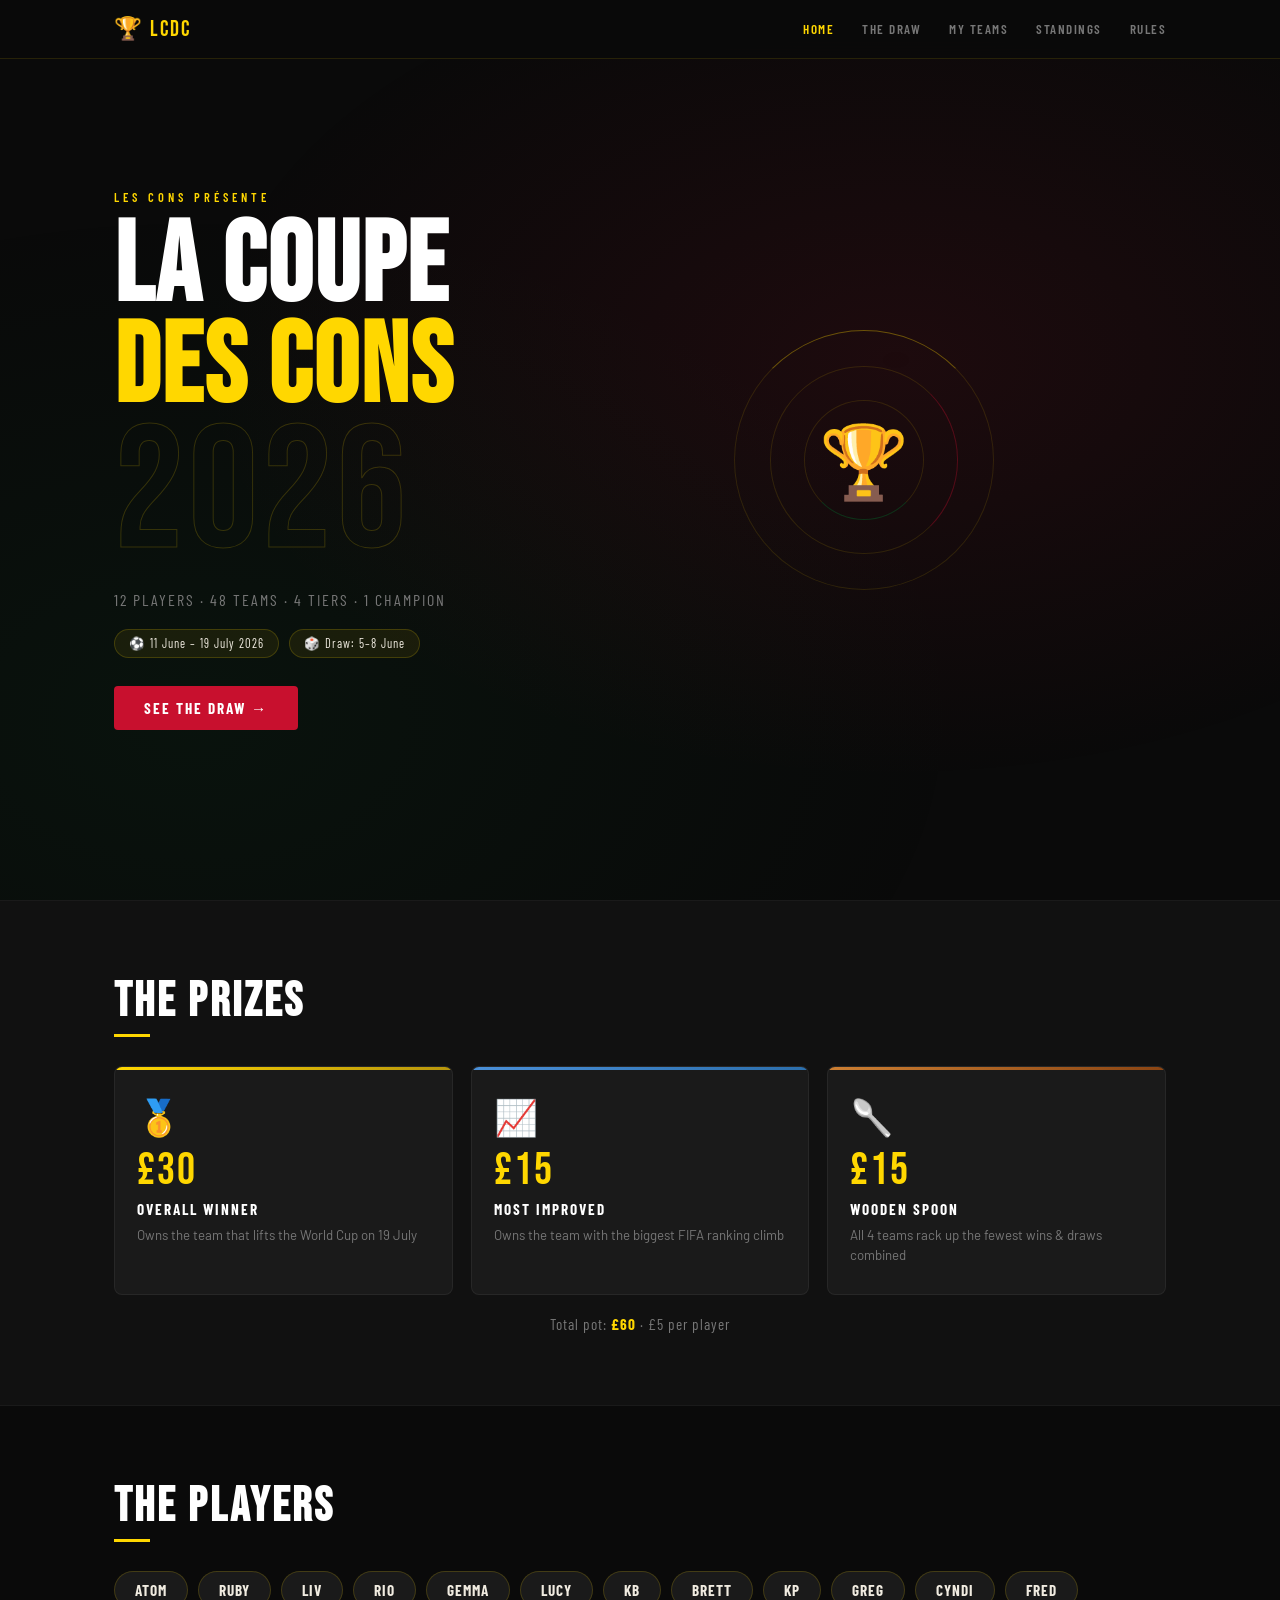
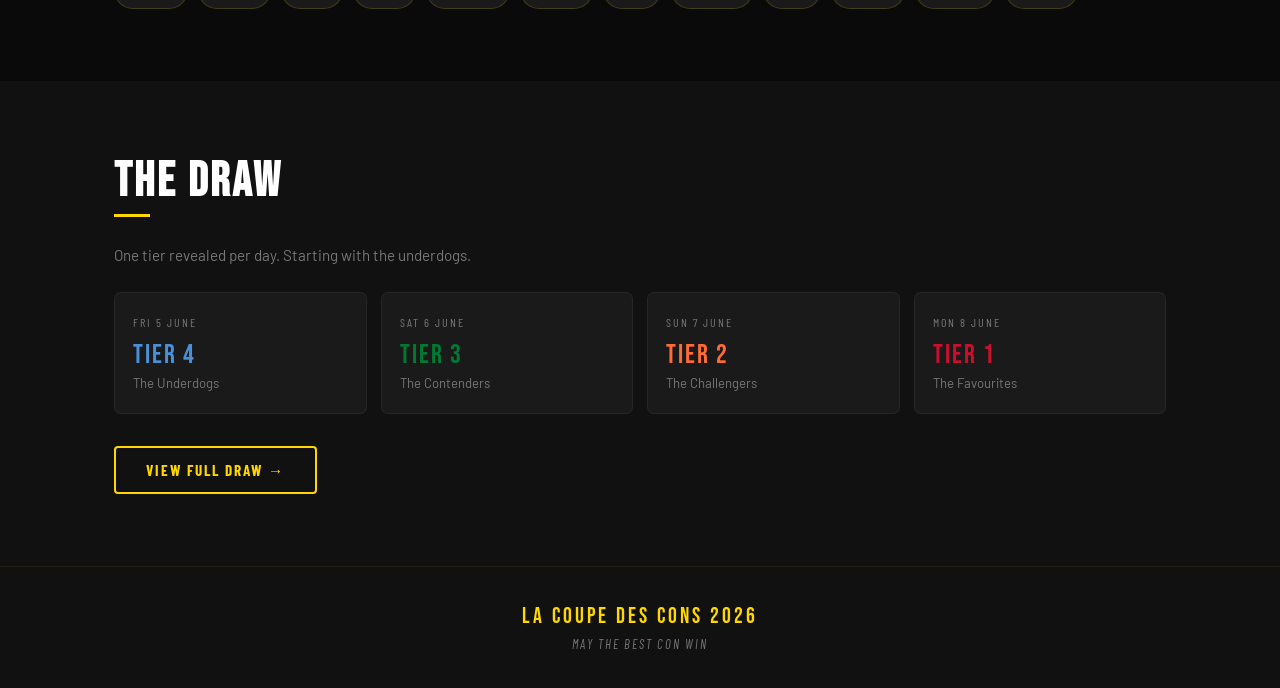
<file: index.html>
<!DOCTYPE html>
<html lang="en">
<head>
  <meta charset="UTF-8">
  <meta name="viewport" content="width=device-width, initial-scale=1.0">
  <title>La Coupe des Cons 2026</title>
  <link rel="preconnect" href="https://fonts.googleapis.com">
  <link rel="preconnect" href="https://fonts.gstatic.com" crossorigin>
  <link href="https://fonts.googleapis.com/css2?family=Bebas+Neue&family=Barlow:wght@400;600&family=Barlow+Condensed:wght@400;600;700;800&display=swap" rel="stylesheet">
  <link rel="stylesheet" href="style.css">
</head>
<body>

  <header class="site-header">
    <nav class="nav">
      <a href="index.html" class="nav-logo">🏆 LCDC</a>
      <div class="nav-links">
        <a href="index.html" class="active">Home</a>
        <a href="draw.html">The Draw</a>
        <a href="teams.html">My Teams</a>
        <a href="standings.html">Standings</a>
        <a href="rules.html">Rules</a>
      </div>
    </nav>
  </header>

  <main>

    <section class="hero">
      <div class="hero-content">
        <div class="hero-eyebrow">Les Cons Présente</div>
        <h1 class="hero-title">La Coupe<br><span class="accent">des Cons</span></h1>
        <div class="hero-year">2026</div>
        <p class="hero-sub">12 players · 48 teams · 4 tiers · 1 champion</p>
        <div class="hero-dates">
          <div class="date-pill">⚽ 11 June – 19 July 2026</div>
          <div class="date-pill">🎲 Draw: 5–8 June</div>
        </div>
        <a href="draw.html" class="cta-btn">See The Draw →</a>
      </div>
      <div class="hero-graphic">
        <div class="trophy-ring ring-1"></div>
        <div class="trophy-ring ring-2"></div>
        <div class="trophy-ring ring-3"></div>
        <div class="trophy-emoji">🏆</div>
      </div>
    </section>

    <section class="prizes">
      <div class="container">
        <h2 class="section-title">The Prizes</h2>
        <div class="prize-grid">
          <div class="prize-card prize-gold">
            <div class="prize-icon">🥇</div>
            <div class="prize-amount">£30</div>
            <div class="prize-label">Overall Winner</div>
            <div class="prize-desc">Owns the team that lifts the World Cup on 19 July</div>
          </div>
          <div class="prize-card prize-silver">
            <div class="prize-icon">📈</div>
            <div class="prize-amount">£15</div>
            <div class="prize-label">Most Improved</div>
            <div class="prize-desc">Owns the team with the biggest FIFA ranking climb</div>
          </div>
          <div class="prize-card prize-bronze">
            <div class="prize-icon">🥄</div>
            <div class="prize-amount">£15</div>
            <div class="prize-label">Wooden Spoon</div>
            <div class="prize-desc">All 4 teams rack up the fewest wins & draws combined</div>
          </div>
        </div>
        <div class="pot-total">Total pot: <strong>£60</strong> · £5 per player</div>
      </div>
    </section>

    <section class="players-section">
      <div class="container">
        <h2 class="section-title">The Players</h2>
        <div class="players-grid">
          <div class="player-chip">Atom</div>
          <div class="player-chip">Ruby</div>
          <div class="player-chip">Liv</div>
          <div class="player-chip">Rio</div>
          <div class="player-chip">Gemma</div>
          <div class="player-chip">Lucy</div>
          <div class="player-chip">KB</div>
          <div class="player-chip">Brett</div>
          <div class="player-chip">KP</div>
          <div class="player-chip">Greg</div>
          <div class="player-chip">Cyndi</div>
          <div class="player-chip">Fred</div>
        </div>
      </div>
    </section>

    <section class="draw-preview">
      <div class="container">
        <h2 class="section-title">The Draw</h2>
        <p class="draw-intro">One tier revealed per day. Starting with the underdogs.</p>
        <div class="draw-schedule">
          <div class="draw-day">
            <div class="draw-date">Fri 5 June</div>
            <div class="draw-tier-tag t4">TIER 4</div>
            <div class="draw-tier-name">The Underdogs</div>
          </div>
          <div class="draw-day">
            <div class="draw-date">Sat 6 June</div>
            <div class="draw-tier-tag t3">TIER 3</div>
            <div class="draw-tier-name">The Contenders</div>
          </div>
          <div class="draw-day">
            <div class="draw-date">Sun 7 June</div>
            <div class="draw-tier-tag t2">TIER 2</div>
            <div class="draw-tier-name">The Challengers</div>
          </div>
          <div class="draw-day">
            <div class="draw-date">Mon 8 June</div>
            <div class="draw-tier-tag t1">TIER 1</div>
            <div class="draw-tier-name">The Favourites</div>
          </div>
        </div>
        <a href="draw.html" class="cta-btn secondary">View Full Draw →</a>
      </div>
    </section>

  </main>

  <footer class="site-footer">
    <div class="container">
      <div class="footer-title">La Coupe des Cons 2026</div>
      <div class="footer-sub">May the best Con win</div>
    </div>
  </footer>

</body>
</html>
</file>
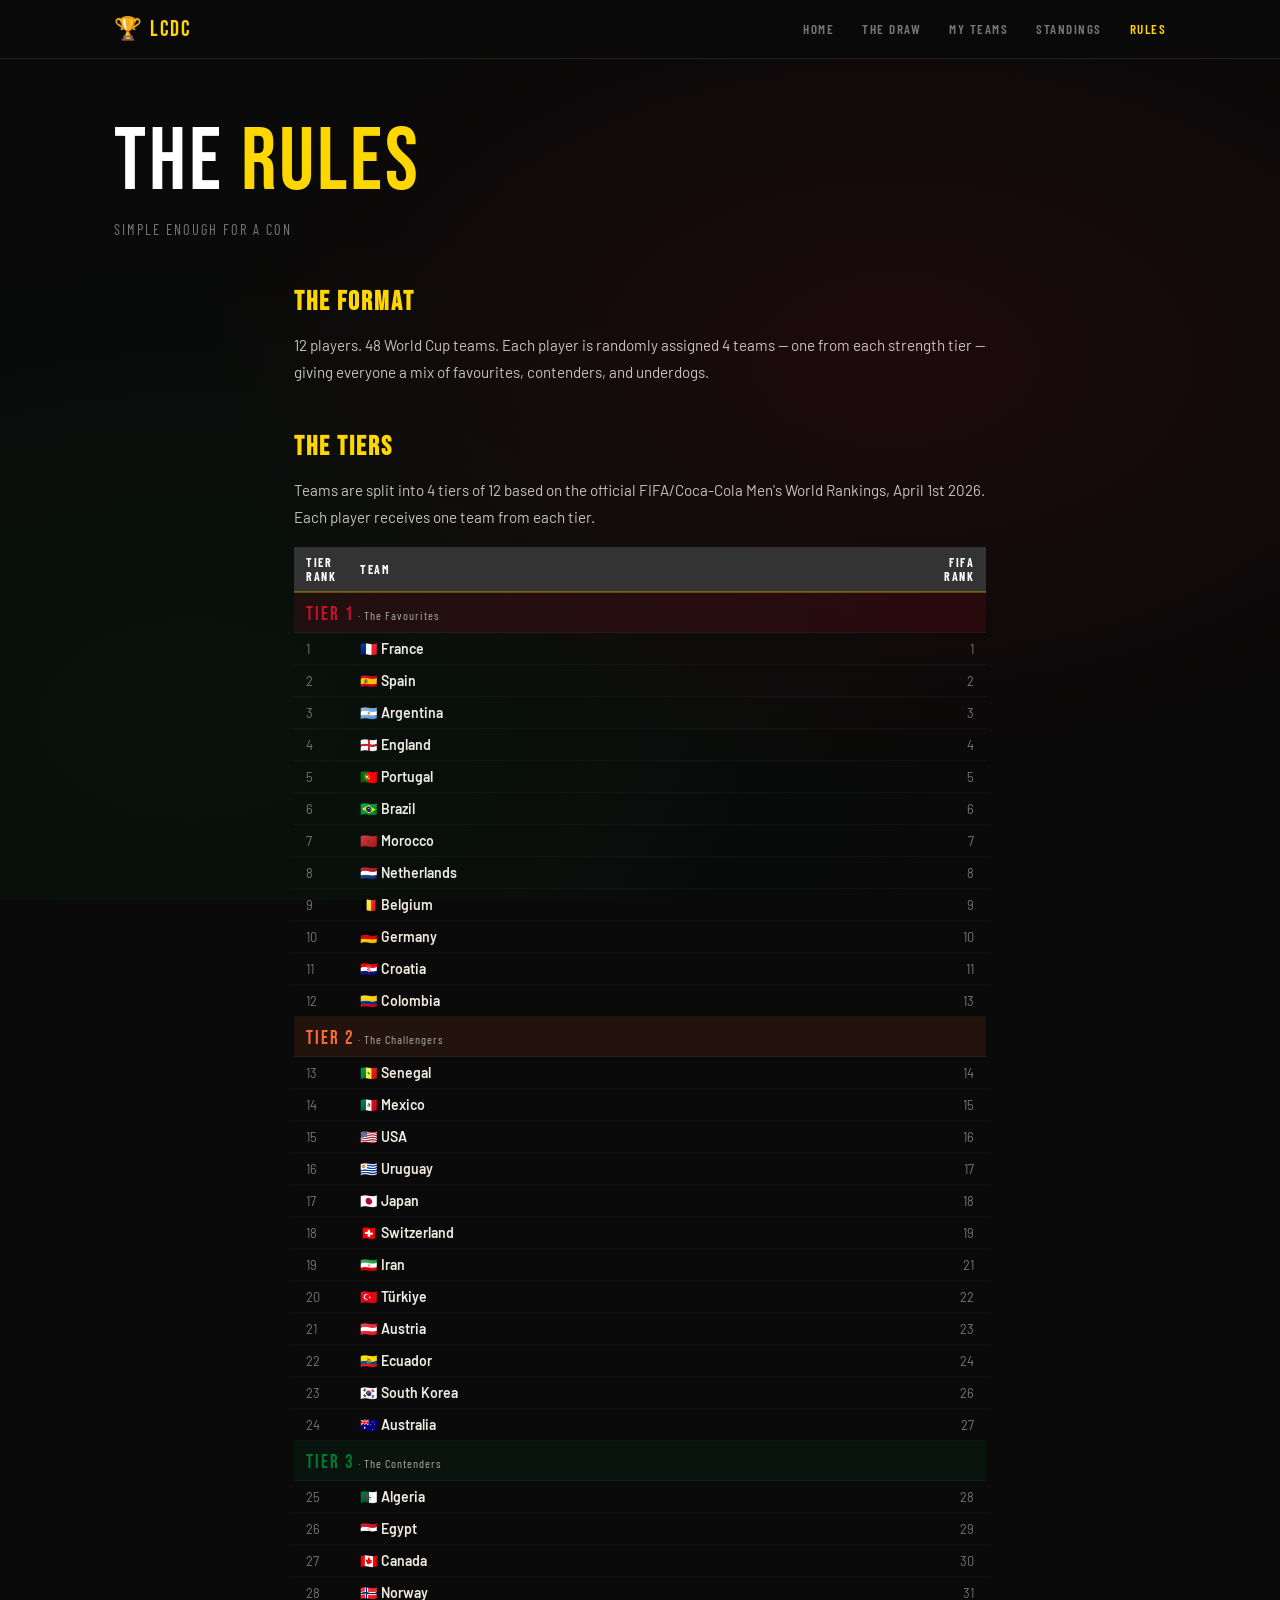
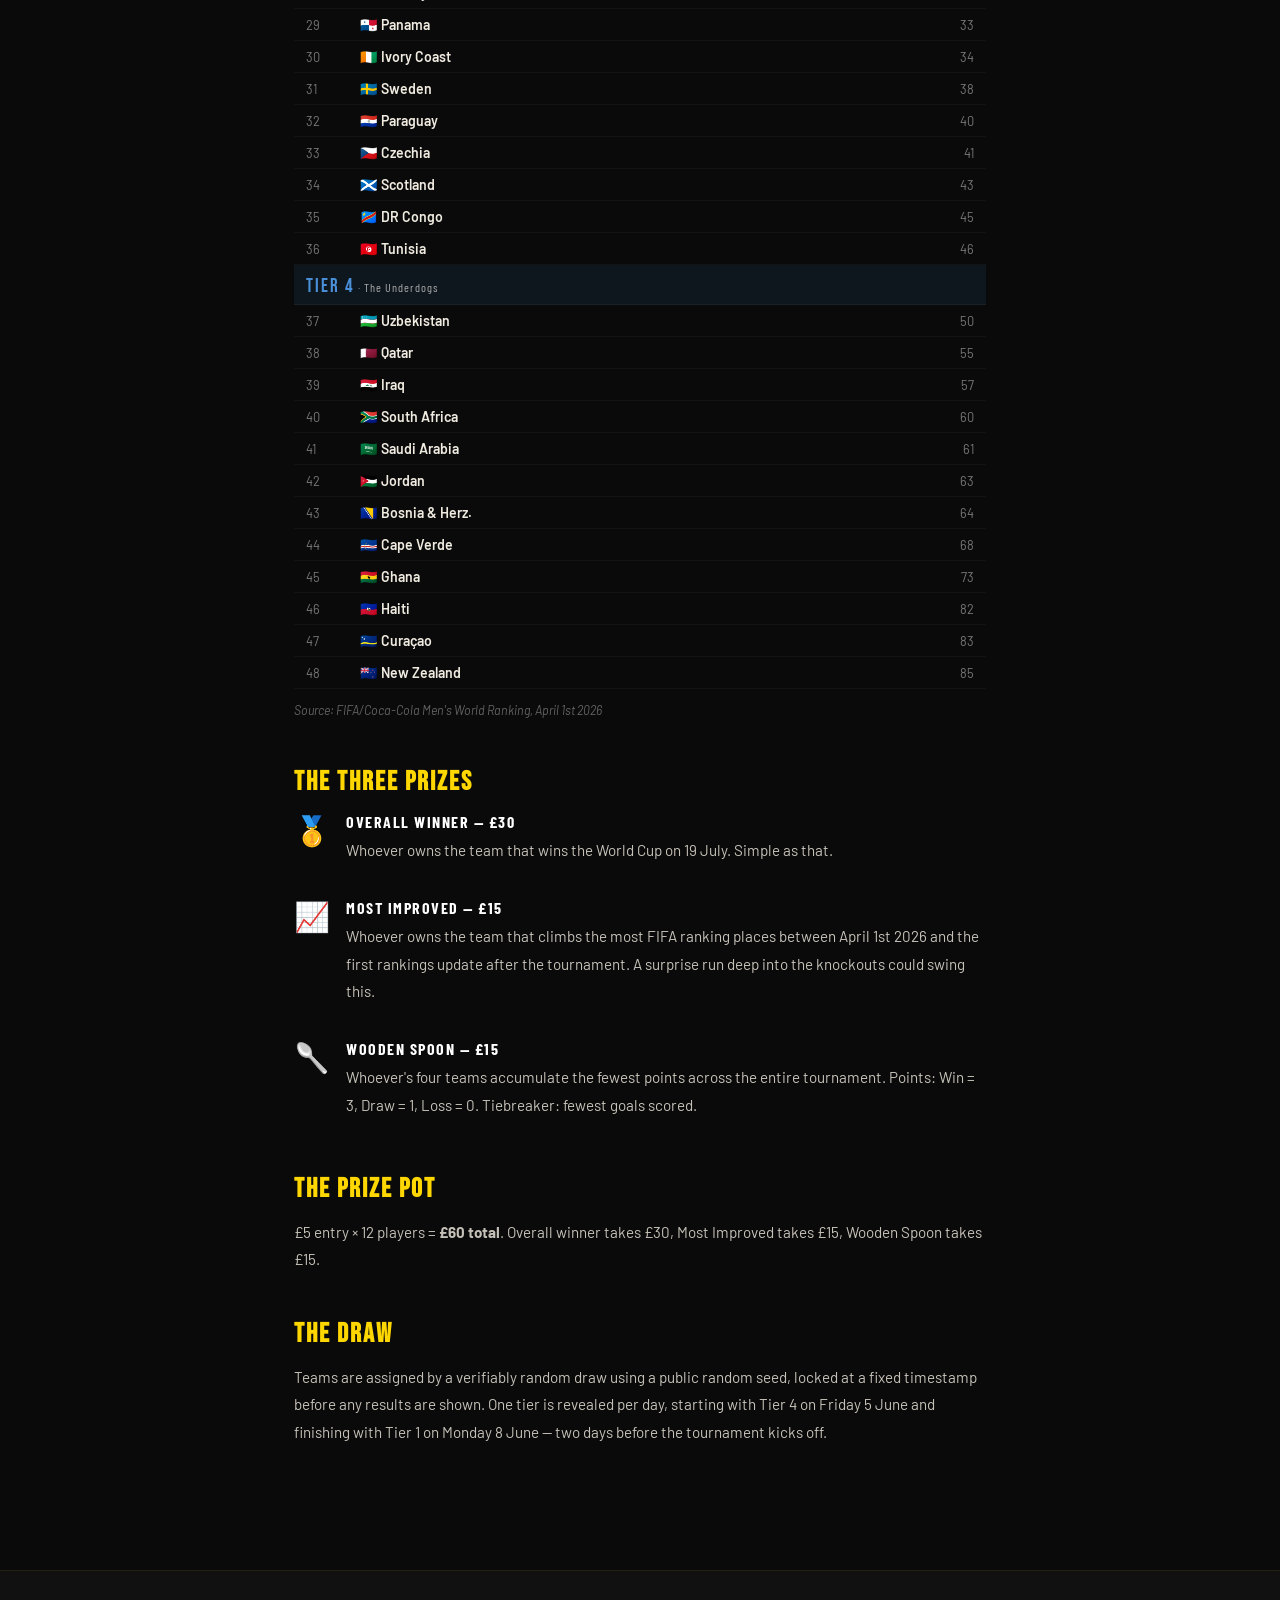
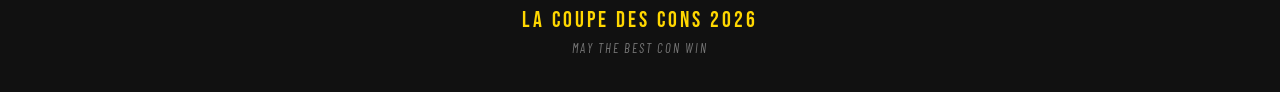
<file: rules.html>
<!DOCTYPE html>
<html lang="en">
<head>
  <meta charset="UTF-8">
  <meta name="viewport" content="width=device-width, initial-scale=1.0">
  <title>Rules · La Coupe des Cons 2026</title>
  <link rel="preconnect" href="https://fonts.googleapis.com">
  <link rel="preconnect" href="https://fonts.gstatic.com" crossorigin>
  <link href="https://fonts.googleapis.com/css2?family=Bebas+Neue&family=Barlow:wght@400;600&family=Barlow+Condensed:wght@400;600;700;800&display=swap" rel="stylesheet">
  <link rel="stylesheet" href="style.css">
</head>
<body>

  <header class="site-header">
    <nav class="nav">
      <a href="index.html" class="nav-logo">🏆 LCDC</a>
      <div class="nav-links">
        <a href="index.html">Home</a>
        <a href="draw.html">The Draw</a>
        <a href="teams.html">My Teams</a>
        <a href="standings.html">Standings</a>
        <a href="rules.html" class="active">Rules</a>
      </div>
    </nav>
  </header>

  <div class="page-hero">
    <div class="page-title">The <span>Rules</span></div>
    <div class="page-subtitle">Simple enough for a Con</div>
  </div>

  <div class="rules-page">

    <div class="rule-block">
      <h3>The Format</h3>
      <p>12 players. 48 World Cup teams. Each player is randomly assigned 4 teams — one from each strength tier — giving everyone a mix of favourites, contenders, and underdogs.</p>
    </div>

    <div class="rule-block">
      <h3>The Tiers</h3>
      <p>Teams are split into 4 tiers of 12 based on the official FIFA/Coca-Cola Men's World Rankings, April 1st 2026. Each player receives one team from each tier.</p>

      <style>
        .rankings-table { width: 100%; border-collapse: collapse; margin-top: 16px; font-size: 0.88rem; }
        .rankings-table th { font-family: var(--font-c); font-size: 0.75rem; letter-spacing: 1.5px; text-transform: uppercase; color: #fff; padding: 8px 12px; text-align: left; background: #333; border-bottom: 2px solid rgba(255,215,0,0.3); }
        .rankings-table td { padding: 7px 12px; border-bottom: 1px solid rgba(255,255,255,0.04); color: var(--light); }
        .rankings-table td.rank-num { color: var(--grey); font-size: 0.8rem; width: 40px; }
        .rankings-table td.team-name { font-weight: 600; }
        .rankings-table td.fifa-rank { color: var(--grey); font-size: 0.8rem; width: 60px; text-align: right; }
        .rankings-table tr:hover td { background: rgba(255,255,255,0.02); }
        .tier-group-header td { padding: 10px 12px 6px; }
        .tier-group-label { font-family: var(--font-d); font-size: 1.2rem; letter-spacing: 2px; }
      </style>

      <table class="rankings-table">
        <thead>
          <tr>
            <th>Tier Rank</th>
            <th>Team</th>
            <th style="text-align:right">FIFA Rank</th>
          </tr>
        </thead>
        <tbody>
          <tr class="tier-group-header" style="background:rgba(200,16,46,0.12)">
            <td colspan="3"><span class="tier-group-label t1">TIER 1</span> <span style="font-size:0.75rem;color:#aaa;font-family:var(--font-c);letter-spacing:1px"> · The Favourites</span></td>
          </tr>
          <tr><td class="rank-num">1</td><td class="team-name">🇫🇷 France</td><td class="fifa-rank">1</td></tr>
          <tr><td class="rank-num">2</td><td class="team-name">🇪🇸 Spain</td><td class="fifa-rank">2</td></tr>
          <tr><td class="rank-num">3</td><td class="team-name">🇦🇷 Argentina</td><td class="fifa-rank">3</td></tr>
          <tr><td class="rank-num">4</td><td class="team-name">🏴󠁧󠁢󠁥󠁮󠁧󠁿 England</td><td class="fifa-rank">4</td></tr>
          <tr><td class="rank-num">5</td><td class="team-name">🇵🇹 Portugal</td><td class="fifa-rank">5</td></tr>
          <tr><td class="rank-num">6</td><td class="team-name">🇧🇷 Brazil</td><td class="fifa-rank">6</td></tr>
          <tr><td class="rank-num">7</td><td class="team-name">🇲🇦 Morocco</td><td class="fifa-rank">7</td></tr>
          <tr><td class="rank-num">8</td><td class="team-name">🇳🇱 Netherlands</td><td class="fifa-rank">8</td></tr>
          <tr><td class="rank-num">9</td><td class="team-name">🇧🇪 Belgium</td><td class="fifa-rank">9</td></tr>
          <tr><td class="rank-num">10</td><td class="team-name">🇩🇪 Germany</td><td class="fifa-rank">10</td></tr>
          <tr><td class="rank-num">11</td><td class="team-name">🇭🇷 Croatia</td><td class="fifa-rank">11</td></tr>
          <tr><td class="rank-num">12</td><td class="team-name">🇨🇴 Colombia</td><td class="fifa-rank">13</td></tr>

          <tr class="tier-group-header" style="background:rgba(255,107,53,0.10)">
            <td colspan="3"><span class="tier-group-label t2">TIER 2</span> <span style="font-size:0.75rem;color:#aaa;font-family:var(--font-c);letter-spacing:1px"> · The Challengers</span></td>
          </tr>
          <tr><td class="rank-num">13</td><td class="team-name">🇸🇳 Senegal</td><td class="fifa-rank">14</td></tr>
          <tr><td class="rank-num">14</td><td class="team-name">🇲🇽 Mexico</td><td class="fifa-rank">15</td></tr>
          <tr><td class="rank-num">15</td><td class="team-name">🇺🇸 USA</td><td class="fifa-rank">16</td></tr>
          <tr><td class="rank-num">16</td><td class="team-name">🇺🇾 Uruguay</td><td class="fifa-rank">17</td></tr>
          <tr><td class="rank-num">17</td><td class="team-name">🇯🇵 Japan</td><td class="fifa-rank">18</td></tr>
          <tr><td class="rank-num">18</td><td class="team-name">🇨🇭 Switzerland</td><td class="fifa-rank">19</td></tr>
          <tr><td class="rank-num">19</td><td class="team-name">🇮🇷 Iran</td><td class="fifa-rank">21</td></tr>
          <tr><td class="rank-num">20</td><td class="team-name">🇹🇷 Türkiye</td><td class="fifa-rank">22</td></tr>
          <tr><td class="rank-num">21</td><td class="team-name">🇦🇹 Austria</td><td class="fifa-rank">23</td></tr>
          <tr><td class="rank-num">22</td><td class="team-name">🇪🇨 Ecuador</td><td class="fifa-rank">24</td></tr>
          <tr><td class="rank-num">23</td><td class="team-name">🇰🇷 South Korea</td><td class="fifa-rank">26</td></tr>
          <tr><td class="rank-num">24</td><td class="team-name">🇦🇺 Australia</td><td class="fifa-rank">27</td></tr>

          <tr class="tier-group-header" style="background:rgba(0,122,51,0.10)">
            <td colspan="3"><span class="tier-group-label t3">TIER 3</span> <span style="font-size:0.75rem;color:#aaa;font-family:var(--font-c);letter-spacing:1px"> · The Contenders</span></td>
          </tr>
          <tr><td class="rank-num">25</td><td class="team-name">🇩🇿 Algeria</td><td class="fifa-rank">28</td></tr>
          <tr><td class="rank-num">26</td><td class="team-name">🇪🇬 Egypt</td><td class="fifa-rank">29</td></tr>
          <tr><td class="rank-num">27</td><td class="team-name">🇨🇦 Canada</td><td class="fifa-rank">30</td></tr>
          <tr><td class="rank-num">28</td><td class="team-name">🇳🇴 Norway</td><td class="fifa-rank">31</td></tr>
          <tr><td class="rank-num">29</td><td class="team-name">🇵🇦 Panama</td><td class="fifa-rank">33</td></tr>
          <tr><td class="rank-num">30</td><td class="team-name">🇨🇮 Ivory Coast</td><td class="fifa-rank">34</td></tr>
          <tr><td class="rank-num">31</td><td class="team-name">🇸🇪 Sweden</td><td class="fifa-rank">38</td></tr>
          <tr><td class="rank-num">32</td><td class="team-name">🇵🇾 Paraguay</td><td class="fifa-rank">40</td></tr>
          <tr><td class="rank-num">33</td><td class="team-name">🇨🇿 Czechia</td><td class="fifa-rank">41</td></tr>
          <tr><td class="rank-num">34</td><td class="team-name">🏴󠁧󠁢󠁳󠁣󠁴󠁿 Scotland</td><td class="fifa-rank">43</td></tr>
          <tr><td class="rank-num">35</td><td class="team-name">🇨🇩 DR Congo</td><td class="fifa-rank">45</td></tr>
          <tr><td class="rank-num">36</td><td class="team-name">🇹🇳 Tunisia</td><td class="fifa-rank">46</td></tr>

          <tr class="tier-group-header" style="background:rgba(74,144,217,0.10)">
            <td colspan="3"><span class="tier-group-label t4">TIER 4</span> <span style="font-size:0.75rem;color:#aaa;font-family:var(--font-c);letter-spacing:1px"> · The Underdogs</span></td>
          </tr>
          <tr><td class="rank-num">37</td><td class="team-name">🇺🇿 Uzbekistan</td><td class="fifa-rank">50</td></tr>
          <tr><td class="rank-num">38</td><td class="team-name">🇶🇦 Qatar</td><td class="fifa-rank">55</td></tr>
          <tr><td class="rank-num">39</td><td class="team-name">🇮🇶 Iraq</td><td class="fifa-rank">57</td></tr>
          <tr><td class="rank-num">40</td><td class="team-name">🇿🇦 South Africa</td><td class="fifa-rank">60</td></tr>
          <tr><td class="rank-num">41</td><td class="team-name">🇸🇦 Saudi Arabia</td><td class="fifa-rank">61</td></tr>
          <tr><td class="rank-num">42</td><td class="team-name">🇯🇴 Jordan</td><td class="fifa-rank">63</td></tr>
          <tr><td class="rank-num">43</td><td class="team-name">🇧🇦 Bosnia &amp; Herz.</td><td class="fifa-rank">64</td></tr>
          <tr><td class="rank-num">44</td><td class="team-name">🇨🇻 Cape Verde</td><td class="fifa-rank">68</td></tr>
          <tr><td class="rank-num">45</td><td class="team-name">🇬🇭 Ghana</td><td class="fifa-rank">73</td></tr>
          <tr><td class="rank-num">46</td><td class="team-name">🇭🇹 Haiti</td><td class="fifa-rank">82</td></tr>
          <tr><td class="rank-num">47</td><td class="team-name">🇨🇼 Curaçao</td><td class="fifa-rank">83</td></tr>
          <tr><td class="rank-num">48</td><td class="team-name">🇳🇿 New Zealand</td><td class="fifa-rank">85</td></tr>
        </tbody>
      </table>
      <p style="font-size:0.78rem;color:var(--grey);margin-top:10px;font-style:italic;">Source: FIFA/Coca-Cola Men's World Ranking, April 1st 2026</p>
    </div>

    <div class="rule-block">
      <h3>The Three Prizes</h3>

      <div class="prize-rule">
        <div class="prize-rule-icon">🥇</div>
        <div>
          <div class="prize-rule-title">Overall Winner — £30</div>
          <p>Whoever owns the team that wins the World Cup on 19 July. Simple as that.</p>
        </div>
      </div>

      <div class="prize-rule">
        <div class="prize-rule-icon">📈</div>
        <div>
          <div class="prize-rule-title">Most Improved — £15</div>
          <p>Whoever owns the team that climbs the most FIFA ranking places between April 1st 2026 and the first rankings update after the tournament. A surprise run deep into the knockouts could swing this.</p>
        </div>
      </div>

      <div class="prize-rule">
        <div class="prize-rule-icon">🥄</div>
        <div>
          <div class="prize-rule-title">Wooden Spoon — £15</div>
          <p>Whoever's four teams accumulate the fewest points across the entire tournament. Points: Win = 3, Draw = 1, Loss = 0. Tiebreaker: fewest goals scored.</p>
        </div>
      </div>
    </div>

    <div class="rule-block">
      <h3>The Prize Pot</h3>
      <p>£5 entry × 12 players = <strong>£60 total</strong>. Overall winner takes £30, Most Improved takes £15, Wooden Spoon takes £15.</p>
    </div>

    <div class="rule-block">
      <h3>The Draw</h3>
      <p>Teams are assigned by a verifiably random draw using a public random seed, locked at a fixed timestamp before any results are shown. One tier is revealed per day, starting with Tier 4 on Friday 5 June and finishing with Tier 1 on Monday 8 June — two days before the tournament kicks off.</p>
    </div>

  </div>

  <footer class="site-footer">
    <div class="container">
      <div class="footer-title">La Coupe des Cons 2026</div>
      <div class="footer-sub">May the best Con win</div>
    </div>
  </footer>

</body>
</html>
</file>
<file: style.css>
:root {
  --red: #C8102E;
  --gold: #FFD700;
  --gold-dim: rgba(255,215,0,0.15);
  --green: #007A33;
  --dark: #0A0A0A;
  --dark2: #111;
  --dark3: #1a1a1a;
  --light: #F0EBE0;
  --grey: #777;
  --t1: #C8102E;
  --t2: #FF6B35;
  --t3: #007A33;
  --t4: #4A90D9;
  --font-d: 'Bebas Neue', sans-serif;
  --font-b: 'Barlow', sans-serif;
  --font-c: 'Barlow Condensed', sans-serif;
}

*, *::before, *::after { box-sizing: border-box; margin: 0; padding: 0; }
html { scroll-behavior: smooth; }
body { background: var(--dark); color: var(--light); font-family: var(--font-b); overflow-x: hidden; }
a { color: inherit; text-decoration: none; }
.container { max-width: 1100px; margin: 0 auto; padding: 0 24px; }

/* NAV */
.site-header {
  position: fixed; top: 0; left: 0; right: 0; z-index: 100;
  background: rgba(10,10,10,0.93); backdrop-filter: blur(12px);
  border-bottom: 1px solid rgba(255,215,0,0.12);
}
.nav {
  max-width: 1100px; margin: 0 auto; padding: 0 24px;
  height: 58px; display: flex; align-items: center; justify-content: space-between;
}
.nav-logo { font-family: var(--font-d); font-size: 1.4rem; letter-spacing: 2px; color: var(--gold); }
.nav-links { display: flex; gap: 28px; }
.nav-links a {
  font-family: var(--font-c); font-weight: 600; font-size: 0.82rem;
  letter-spacing: 1.5px; text-transform: uppercase; color: var(--grey); transition: color 0.2s;
}
.nav-links a:hover, .nav-links a.active { color: var(--gold); }

/* HERO */
.hero {
  min-height: 100vh; display: flex; align-items: center;
  padding: 80px 24px 60px; max-width: 1100px; margin: 0 auto;
  gap: 40px; position: relative;
}
body::before {
  content: ''; position: fixed; inset: 0; pointer-events: none; z-index: -1;
  background:
    radial-gradient(ellipse at 70% 40%, rgba(200,16,46,0.10) 0%, transparent 55%),
    radial-gradient(ellipse at 15% 80%, rgba(0,122,51,0.08) 0%, transparent 50%);
}
.hero-content { flex: 1; max-width: 580px; }
.hero-eyebrow {
  font-family: var(--font-c); font-weight: 600; font-size: 0.78rem;
  letter-spacing: 4px; color: var(--gold); margin-bottom: 14px; text-transform: uppercase;
  opacity: 0; animation: fadeUp 0.5s 0.2s forwards;
}
.hero-title {
  font-family: var(--font-d); font-size: clamp(4rem, 10vw, 7rem);
  line-height: 0.9; letter-spacing: 2px; color: #fff; margin-bottom: 0;
  opacity: 0; animation: fadeUp 0.5s 0.3s forwards;
}
.hero-title .accent { color: var(--gold); display: block; }
.hero-year {
  font-family: var(--font-d); font-size: clamp(4.5rem, 16vw, 11rem);
  line-height: 0.85; color: transparent; -webkit-text-stroke: 1px rgba(255,215,0,0.18);
  letter-spacing: 4px; margin-bottom: 20px;
  opacity: 0; animation: fadeUp 0.5s 0.35s forwards;
}
.hero-sub {
  font-family: var(--font-c); font-size: 1rem; letter-spacing: 2px;
  color: var(--grey); text-transform: uppercase; margin-bottom: 20px;
  opacity: 0; animation: fadeUp 0.5s 0.4s forwards;
}
.hero-dates { display: flex; flex-wrap: wrap; gap: 10px; margin-bottom: 28px; opacity: 0; animation: fadeUp 0.5s 0.5s forwards; }
.date-pill {
  background: rgba(255,215,0,0.07); border: 1px solid rgba(255,215,0,0.18);
  border-radius: 20px; padding: 6px 14px; font-size: 0.78rem;
  font-family: var(--font-c); letter-spacing: 1px;
}
.cta-btn {
  display: inline-block; background: var(--red); color: #fff;
  font-family: var(--font-c); font-weight: 700; font-size: 0.95rem;
  letter-spacing: 2px; text-transform: uppercase; padding: 13px 30px;
  border-radius: 4px; transition: background 0.2s, transform 0.2s;
  opacity: 0; animation: fadeUp 0.5s 0.6s forwards;
}
.cta-btn:hover { background: #a00d24; transform: translateY(-2px); }
.cta-btn.secondary {
  background: transparent; border: 2px solid var(--gold); color: var(--gold);
  opacity: 1; animation: none; margin-top: 24px; display: inline-block;
}
.cta-btn.secondary:hover { background: rgba(255,215,0,0.08); transform: translateY(-2px); }

/* HERO GRAPHIC */
.hero-graphic {
  flex: 0 0 260px; width: 260px; height: 260px; position: relative;
  display: flex; align-items: center; justify-content: center;
  opacity: 0; animation: fadeIn 1s 0.7s forwards;
}
.trophy-ring { position: absolute; border-radius: 50%; border: 1px solid rgba(255,215,0,0.12); }
.ring-1 { width: 100%; height: 100%; animation: spin 20s linear infinite; border-top-color: rgba(255,215,0,0.35); }
.ring-2 { width: 72%; height: 72%; animation: spin 14s linear infinite reverse; border-right-color: rgba(200,16,46,0.35); }
.ring-3 { width: 46%; height: 46%; animation: spin 9s linear infinite; border-bottom-color: rgba(0,122,51,0.35); }
.trophy-emoji { font-size: 4.5rem; animation: pulse 3s ease-in-out infinite; z-index: 1; }

/* SECTIONS */
section { padding: 72px 0; }
.section-title {
  font-family: var(--font-d); font-size: clamp(2rem, 5vw, 3rem);
  letter-spacing: 3px; color: #fff; margin-bottom: 36px;
  position: relative; display: inline-block;
}
.section-title::after {
  content: ''; position: absolute; bottom: -7px; left: 0;
  width: 36px; height: 3px; background: var(--gold);
}

/* PRIZES */
.prizes { background: var(--dark2); border-top: 1px solid rgba(255,255,255,0.04); border-bottom: 1px solid rgba(255,255,255,0.04); }
.prize-grid { display: grid; grid-template-columns: repeat(auto-fit, minmax(240px, 1fr)); gap: 18px; margin-bottom: 20px; }
.prize-card {
  background: var(--dark3); border: 1px solid rgba(255,255,255,0.06);
  border-radius: 8px; padding: 28px 22px; position: relative; overflow: hidden;
  transition: transform 0.2s;
}
.prize-card:hover { transform: translateY(-3px); }
.prize-card::before { content: ''; position: absolute; top: 0; left: 0; right: 0; height: 3px; }
.prize-gold::before { background: linear-gradient(90deg, var(--gold), #b8960c); }
.prize-silver::before { background: linear-gradient(90deg, #4a90d9, #2c6fad); }
.prize-bronze::before { background: linear-gradient(90deg, #cd7f32, #8b4513); }
.prize-icon { font-size: 2.2rem; margin-bottom: 10px; }
.prize-amount { font-family: var(--font-d); font-size: 2.8rem; color: var(--gold); letter-spacing: 2px; line-height: 1; margin-bottom: 6px; }
.prize-label { font-family: var(--font-c); font-weight: 700; font-size: 0.95rem; letter-spacing: 2px; text-transform: uppercase; color: #fff; margin-bottom: 8px; }
.prize-desc { font-size: 0.83rem; color: var(--grey); line-height: 1.5; }
.pot-total { text-align: center; font-family: var(--font-c); font-size: 0.95rem; letter-spacing: 1px; color: var(--grey); }
.pot-total strong { color: var(--gold); }

/* PLAYERS */
.players-grid { display: flex; flex-wrap: wrap; gap: 10px; }
.player-chip {
  background: var(--dark3); border: 1px solid rgba(255,215,0,0.18);
  border-radius: 40px; padding: 9px 20px;
  font-family: var(--font-c); font-weight: 700; font-size: 0.95rem;
  letter-spacing: 1px; text-transform: uppercase;
  transition: background 0.2s, color 0.2s;
}
.player-chip:hover { background: rgba(255,215,0,0.08); color: var(--gold); }

/* DRAW PREVIEW */
.draw-preview { background: var(--dark2); }
.draw-intro { color: var(--grey); margin-bottom: 28px; font-size: 0.95rem; }
.draw-schedule { display: grid; grid-template-columns: repeat(auto-fit, minmax(180px, 1fr)); gap: 14px; margin-bottom: 8px; }
.draw-day {
  background: var(--dark3); border: 1px solid rgba(255,255,255,0.05);
  border-radius: 7px; padding: 22px 18px; transition: transform 0.2s;
}
.draw-day:hover { transform: translateY(-3px); }
.draw-date { font-family: var(--font-c); font-size: 0.75rem; letter-spacing: 2px; text-transform: uppercase; color: var(--grey); margin-bottom: 10px; }
.draw-tier-tag { font-family: var(--font-d); font-size: 1.7rem; letter-spacing: 2px; margin-bottom: 4px; }
.draw-tier-name { font-size: 0.82rem; color: var(--grey); }
.t1 { color: var(--t1); } .t2 { color: var(--t2); } .t3 { color: var(--t3); } .t4 { color: var(--t4); }

/* PAGE HERO */
.page-hero { padding: 110px 24px 48px; max-width: 1100px; margin: 0 auto; }
.page-title { font-family: var(--font-d); font-size: clamp(3rem, 8vw, 5.5rem); letter-spacing: 3px; color: #fff; margin-bottom: 6px; }
.page-title span { color: var(--gold); }
.page-subtitle { font-family: var(--font-c); font-size: 0.9rem; letter-spacing: 2px; color: var(--grey); text-transform: uppercase; }

/* DRAW PAGE */
.draw-page { max-width: 1100px; margin: 0 auto; padding: 0 24px 80px; }
.seed-proof {
  background: var(--dark3); border: 1px solid rgba(255,215,0,0.1);
  border-radius: 7px; padding: 20px 22px; margin-bottom: 48px;
  font-family: var(--font-c); font-size: 0.83rem; color: var(--grey); line-height: 1.8;
}
.seed-proof strong { color: var(--gold); }
.tier-section { margin-bottom: 56px; }
.tier-header { display: flex; align-items: center; gap: 18px; margin-bottom: 12px; padding-bottom: 14px; border-bottom: 1px solid rgba(255,255,255,0.06); }
.tier-num { font-family: var(--font-d); font-size: 2.8rem; letter-spacing: 3px; line-height: 1; }
.tier-info {}
.tier-title { font-family: var(--font-c); font-weight: 700; font-size: 1.05rem; letter-spacing: 2px; text-transform: uppercase; color: #fff; }
.tier-date { font-size: 0.78rem; color: var(--grey); font-family: var(--font-c); letter-spacing: 1px; margin-top: 2px; }
.tier-teams-list {
  font-size: 0.8rem; color: var(--grey); margin-bottom: 18px;
  padding: 10px 14px; border-radius: 5px; border-left: 3px solid;
  background: rgba(255,255,255,0.02); line-height: 1.6;
}
.t1-border { border-color: var(--t1); }
.t2-border { border-color: var(--t2); }
.t3-border { border-color: var(--t3); }
.t4-border { border-color: var(--t4); }

.assignments-grid { display: grid; grid-template-columns: repeat(auto-fill, minmax(175px, 1fr)); gap: 11px; }
.assignment-card {
  background: var(--dark3); border: 1px solid rgba(255,255,255,0.06);
  border-radius: 6px; padding: 14px 16px;
  display: flex; align-items: center; gap: 11px;
  animation: fadeUp 0.4s both;
}
.ac-flag { font-size: 1.6rem; flex-shrink: 0; }
.ac-player { font-family: var(--font-c); font-weight: 700; font-size: 0.82rem; letter-spacing: 1px; text-transform: uppercase; color: var(--gold); margin-bottom: 2px; }
.ac-team { font-size: 0.85rem; color: var(--light); }
.pending-msg {
  grid-column: 1 / -1; text-align: center; padding: 28px;
  font-family: var(--font-c); font-size: 0.85rem; letter-spacing: 1px;
  color: var(--grey); text-transform: uppercase;
  border: 1px dashed rgba(255,255,255,0.08); border-radius: 6px;
}

/* RULES PAGE */
.rules-page { max-width: 740px; margin: 0 auto; padding: 0 24px 80px; }
.rule-block { margin-bottom: 44px; }
.rule-block h3 { font-family: var(--font-d); font-size: 1.7rem; letter-spacing: 2px; color: var(--gold); margin-bottom: 14px; }
.rule-block p { color: var(--light); opacity: 0.82; line-height: 1.8; margin-bottom: 10px; font-size: 0.95rem; }
.tier-table { display: flex; flex-direction: column; gap: 10px; margin-top: 16px; }
.tier-row { display: flex; gap: 16px; align-items: flex-start; }
.tier-row-label { font-family: var(--font-d); font-size: 1.2rem; letter-spacing: 2px; min-width: 65px; padding-top: 2px; }
.tier-row-teams { font-size: 0.85rem; color: var(--grey); line-height: 1.7; padding: 8px 14px; background: var(--dark3); border-radius: 5px; flex: 1; }
.prize-rule { display: flex; gap: 16px; align-items: flex-start; margin-bottom: 24px; }
.prize-rule-icon { font-size: 1.8rem; flex-shrink: 0; }
.prize-rule-title { font-family: var(--font-c); font-weight: 700; font-size: 1rem; letter-spacing: 1.5px; text-transform: uppercase; color: #fff; margin-bottom: 6px; }

/* FOOTER */
.site-footer { background: var(--dark2); border-top: 1px solid rgba(255,215,0,0.08); padding: 36px 0; text-align: center; }
.footer-title { font-family: var(--font-d); font-size: 1.4rem; letter-spacing: 3px; color: var(--gold); margin-bottom: 6px; }
.footer-sub { font-family: var(--font-c); font-size: 0.8rem; letter-spacing: 2px; color: var(--grey); text-transform: uppercase; font-style: italic; }

/* ANIMATIONS */
@keyframes fadeUp { from { opacity: 0; transform: translateY(18px); } to { opacity: 1; transform: translateY(0); } }
@keyframes fadeIn { from { opacity: 0; } to { opacity: 1; } }
@keyframes spin { from { transform: rotate(0deg); } to { transform: rotate(360deg); } }
@keyframes pulse { 0%,100% { transform: scale(1); } 50% { transform: scale(1.07); } }

/* RESPONSIVE */
@media (max-width: 768px) {
  .hero { flex-direction: column; padding-top: 90px; text-align: center; }
  .hero-graphic { width: 180px; height: 180px; }
  .hero-dates { justify-content: center; }
  .section-title { display: block; text-align: center; }
  .section-title::after { left: 50%; transform: translateX(-50%); }
  .draw-schedule { grid-template-columns: 1fr 1fr; }
  .tier-row { flex-direction: column; gap: 6px; }
  .tier-row-label { min-width: unset; }
  .nav-links { gap: 16px; }
}
@media (max-width: 480px) {
  .draw-schedule { grid-template-columns: 1fr 1fr; }
  .prize-grid { grid-template-columns: 1fr; }
  .assignments-grid { grid-template-columns: 1fr 1fr; }
}
</file>
